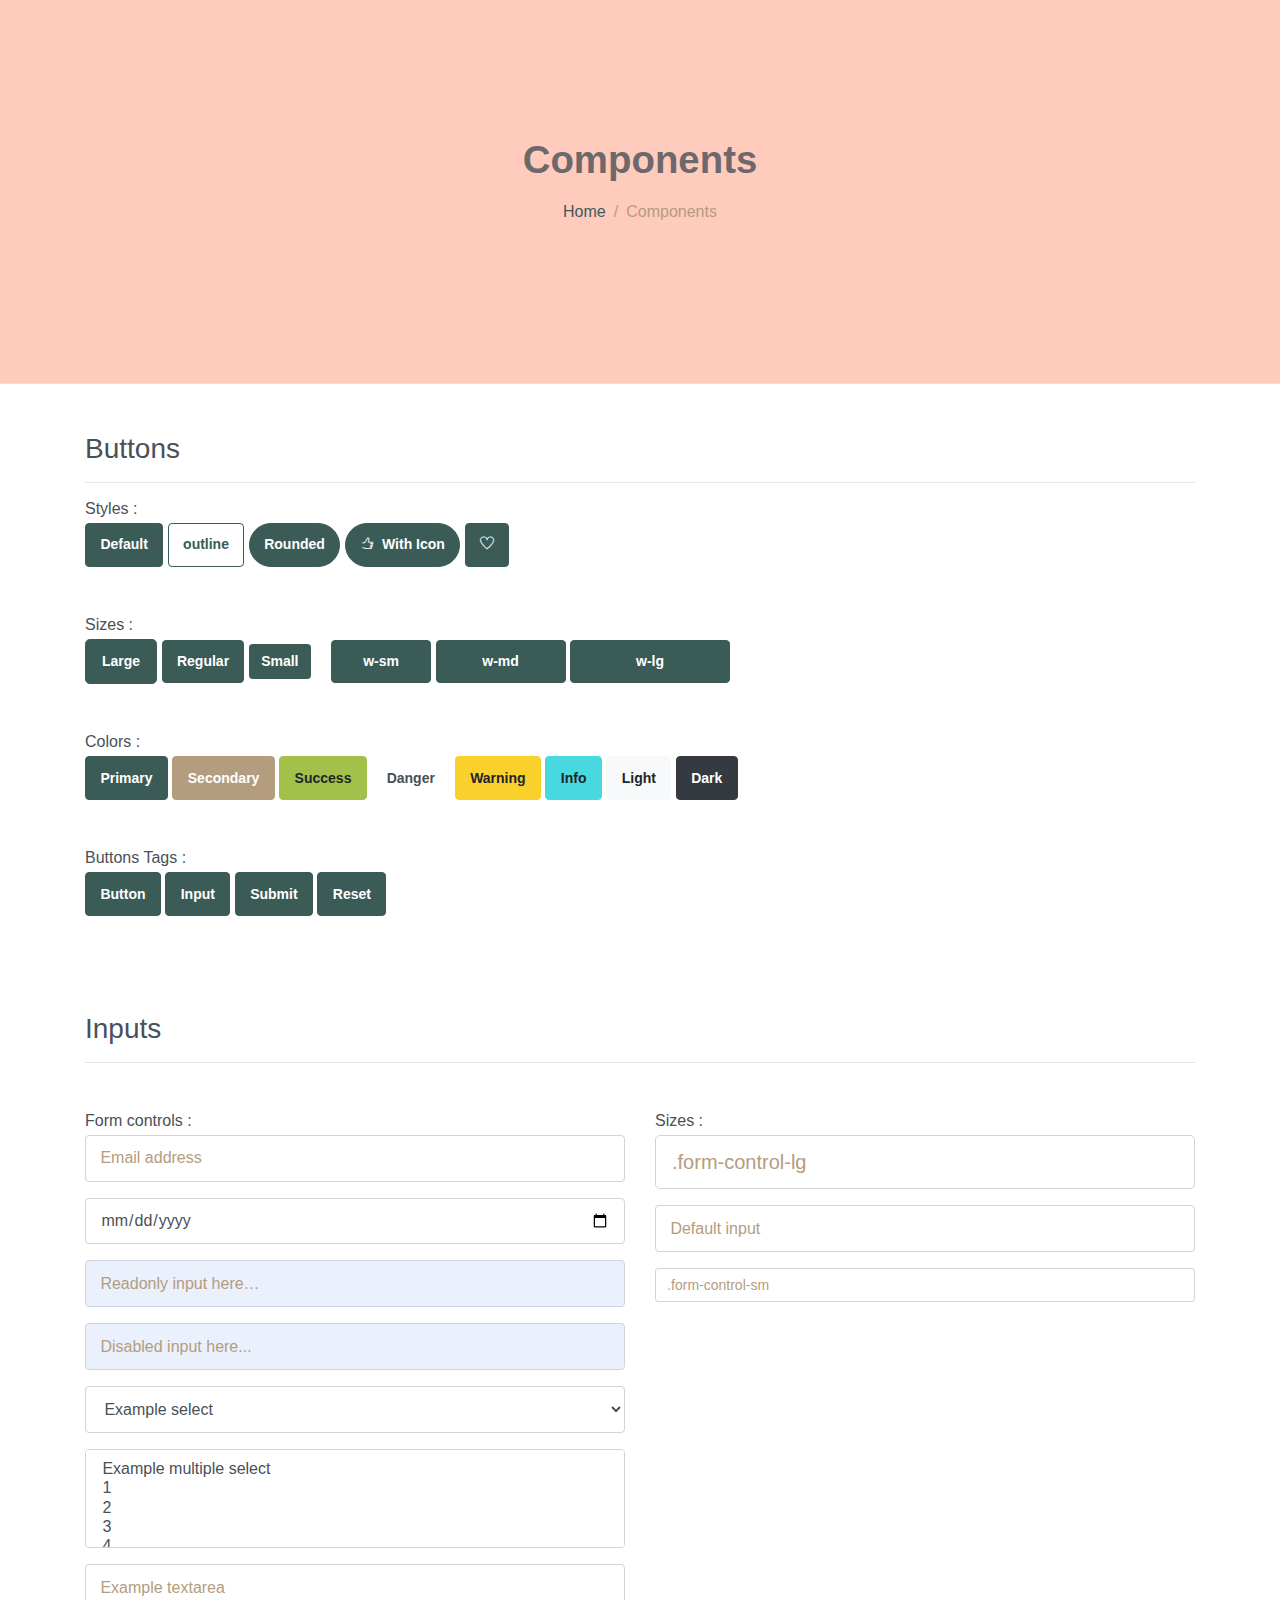
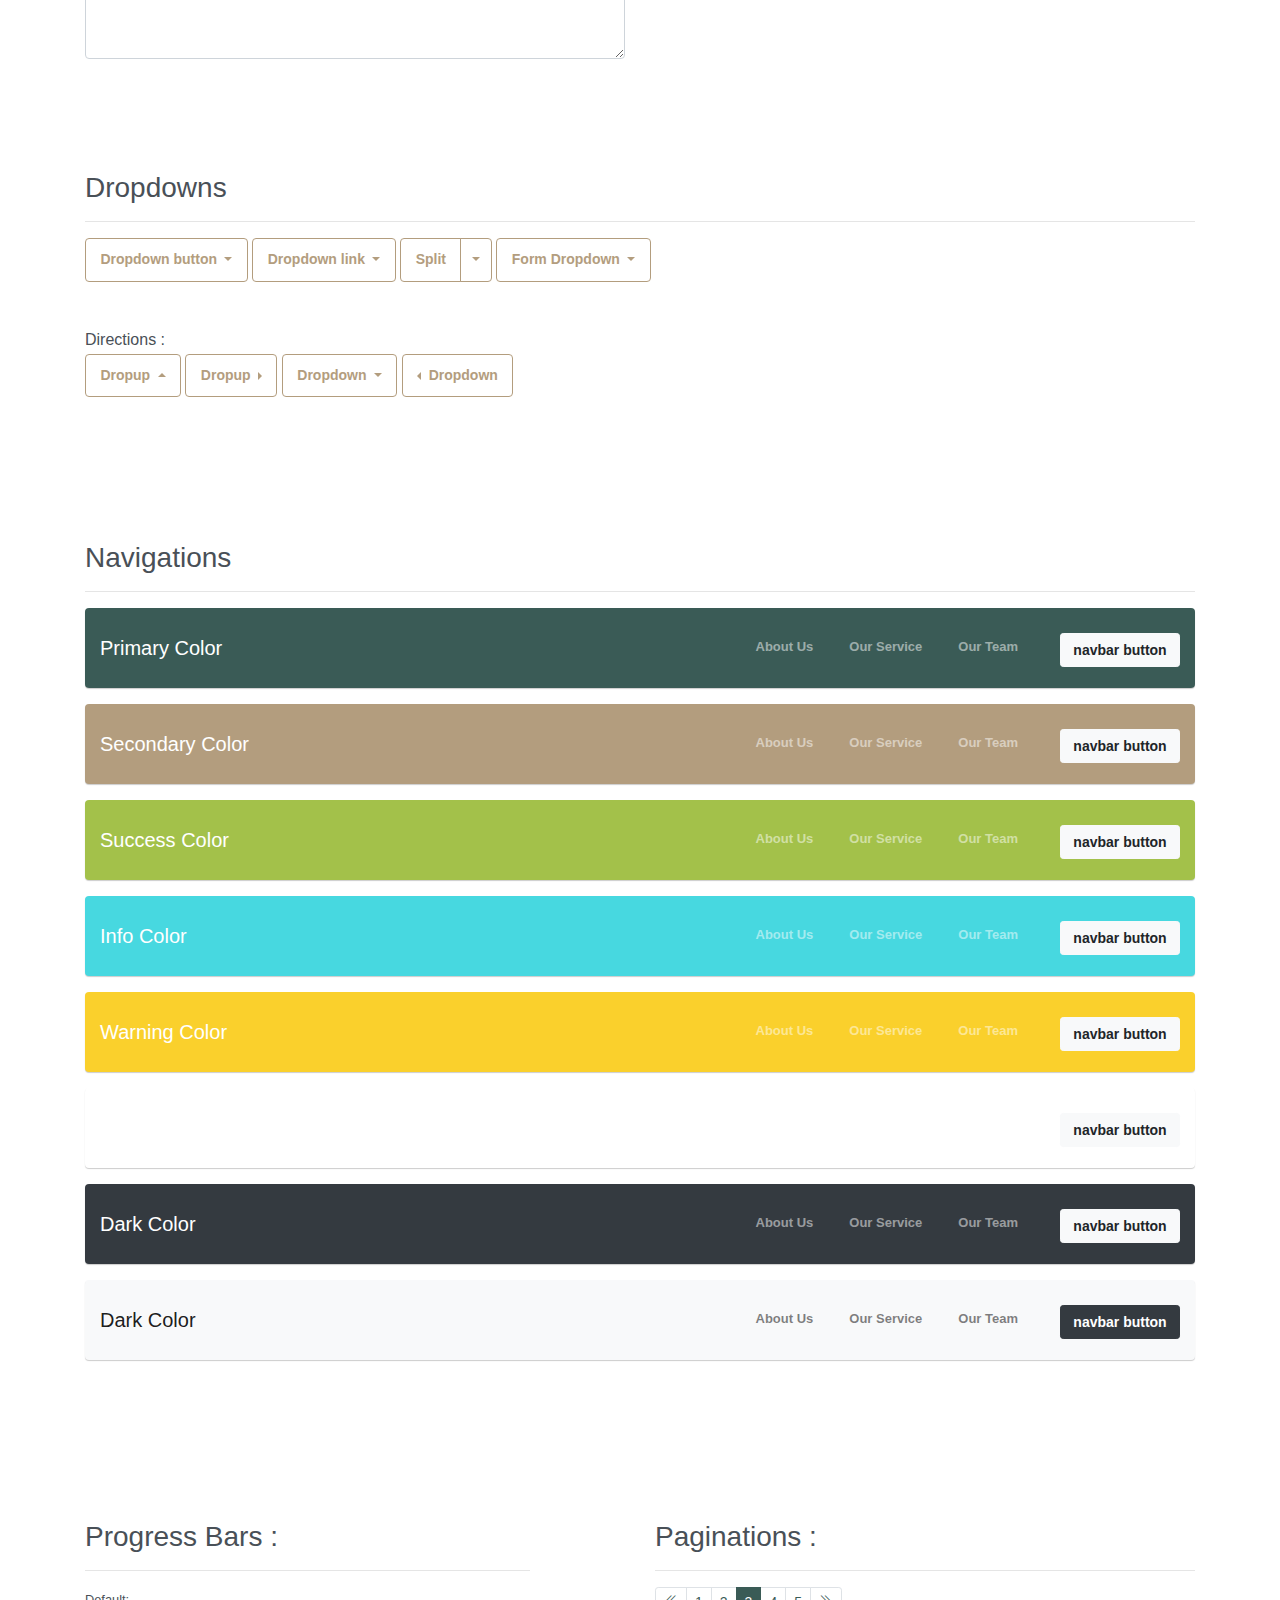
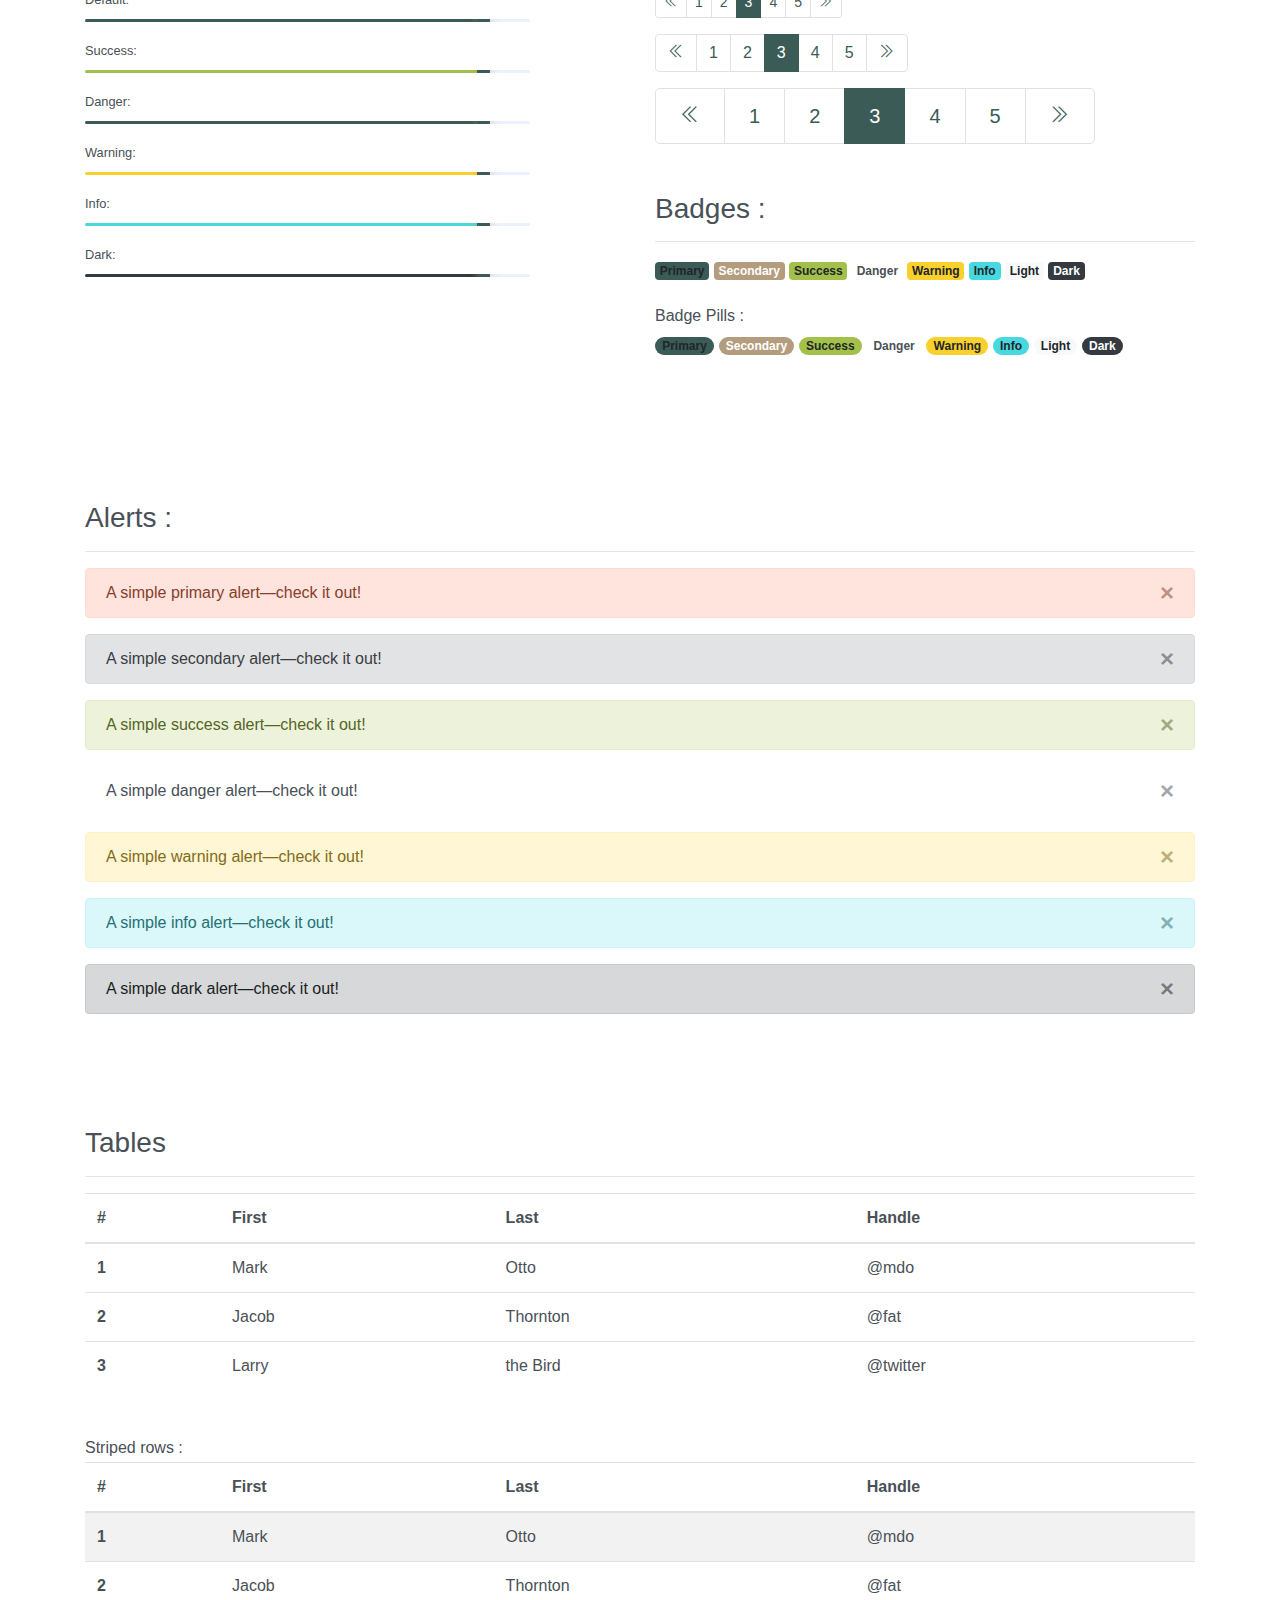
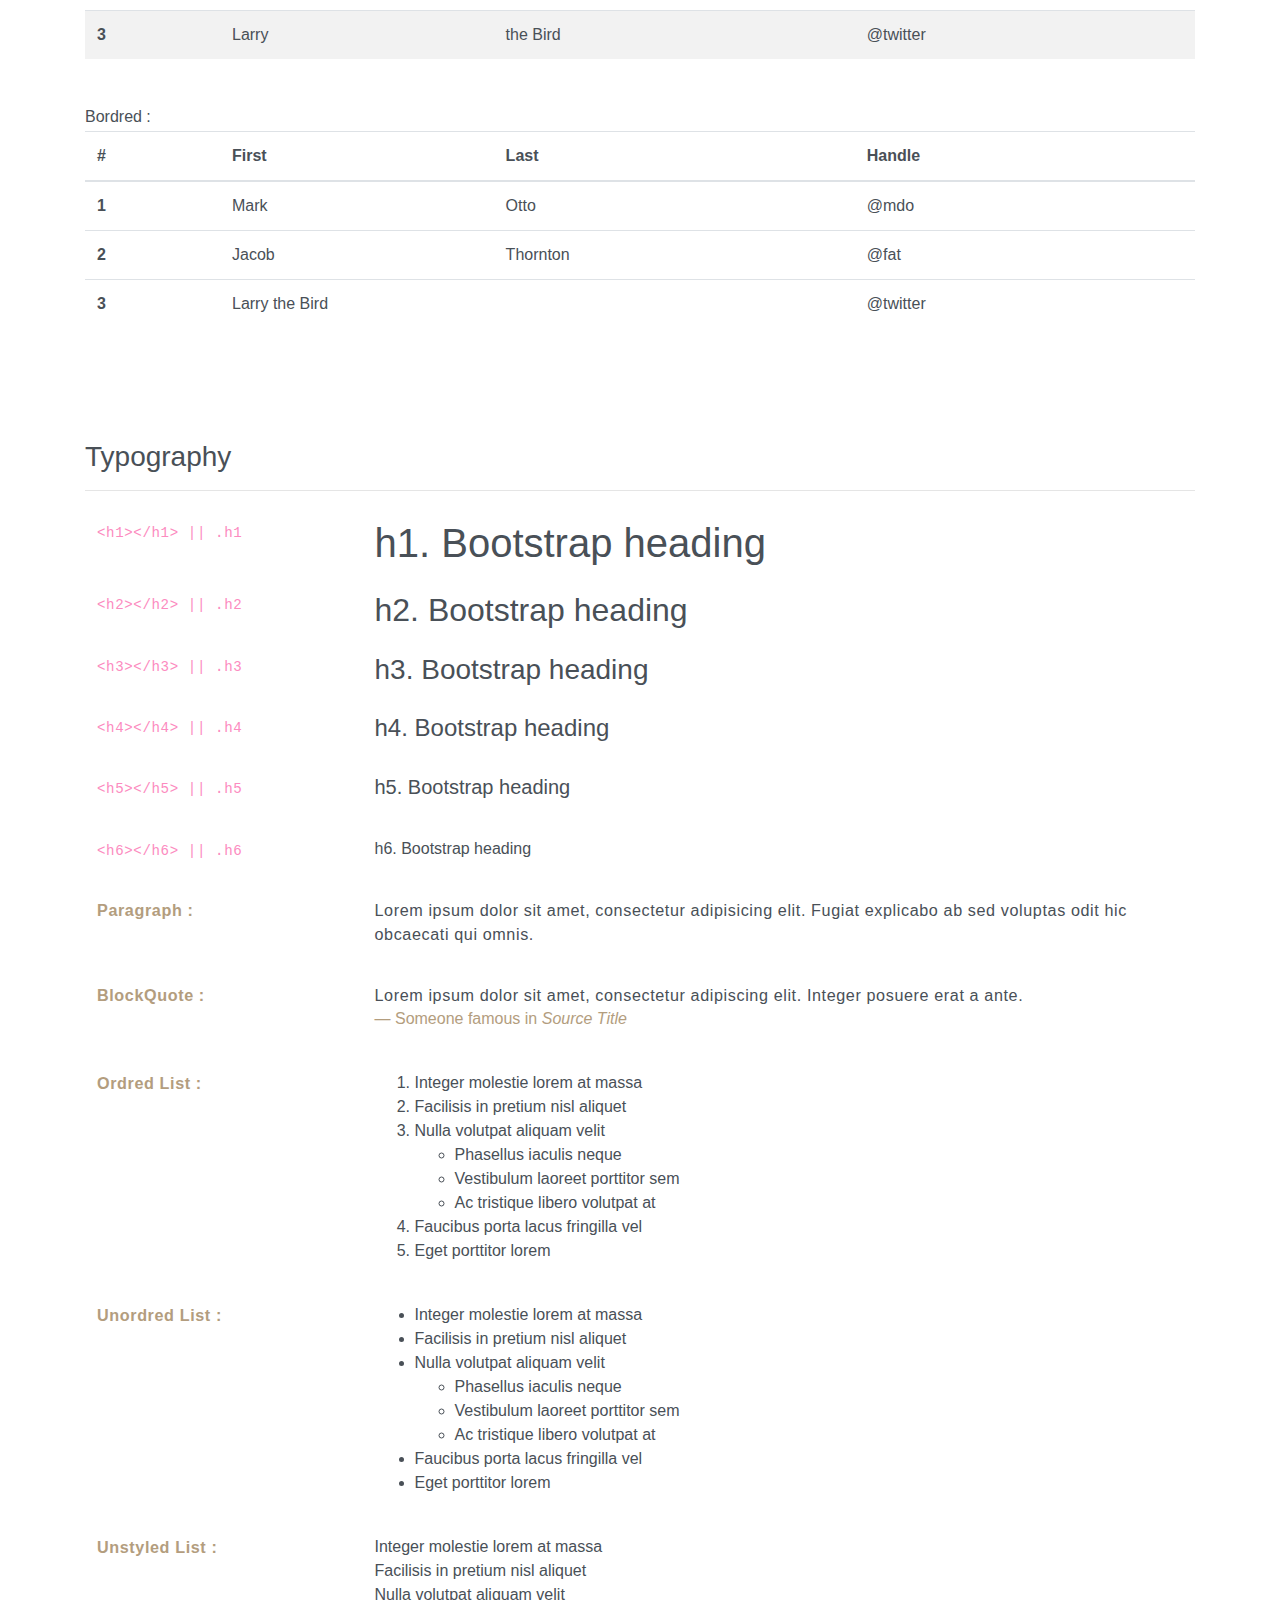
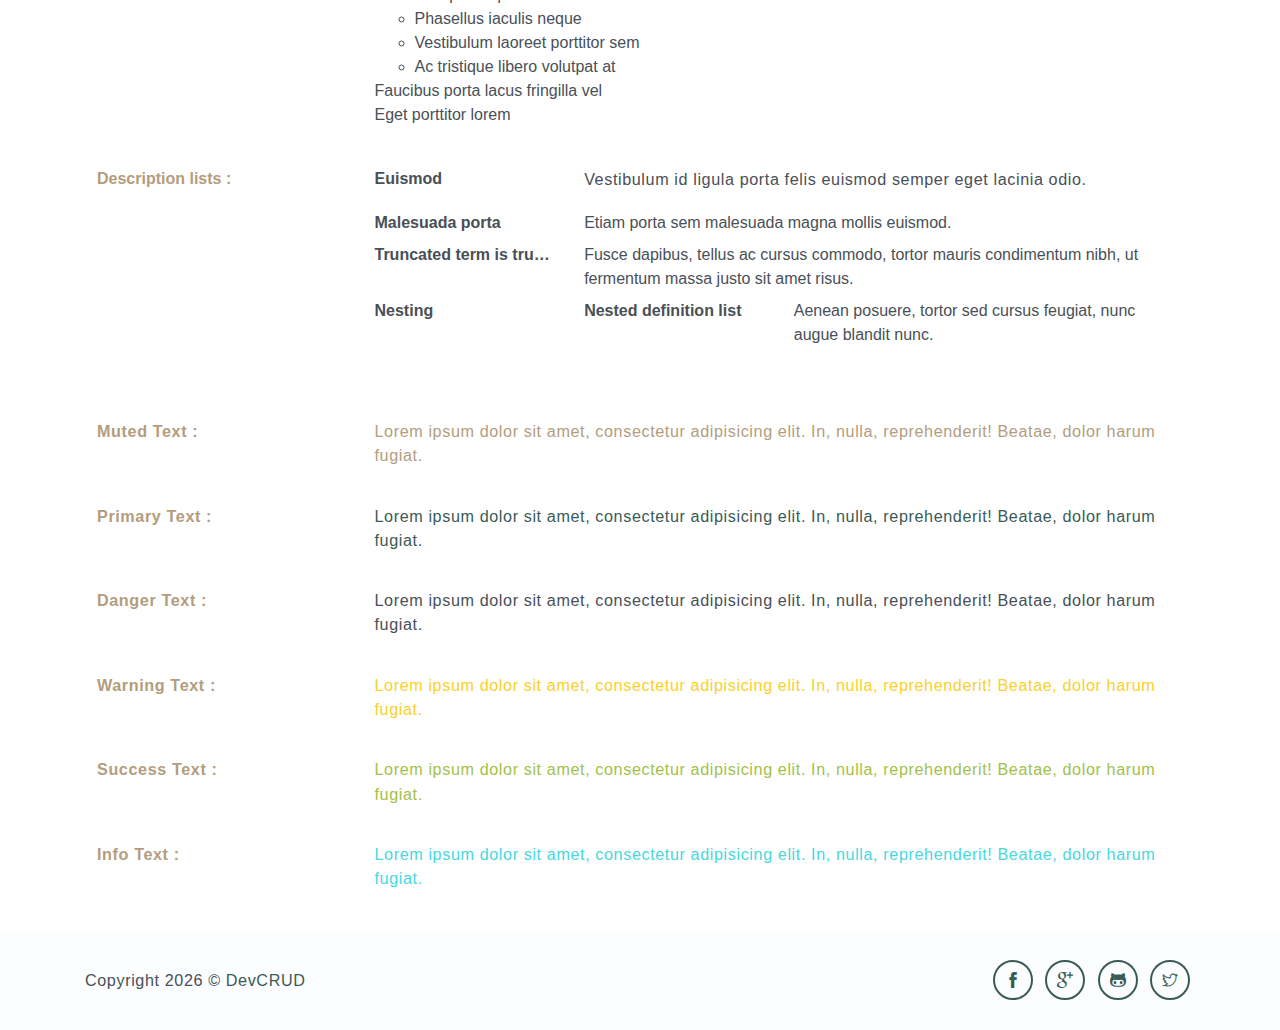
<file: components.html>
<!DOCTYPE html>
<html lang="en">
<head>
   <meta charset="utf-8">
   <meta name="viewport" content="width=device-width, initial-scale=1, shrink-to-fit=no">
   <meta name="description" content="Start your development with Steller landing page.">
   <meta name="author" content="Devcrud">
   <title>Steller | Components</title>
   <!-- font icons -->
   <link rel="stylesheet" href="assets/vendors/themify-icons/css/themify-icons.css">
   <!-- Bootstrap + Steller  -->
   <link rel="stylesheet" href="assets/css/steller.css">
</head>
<body>

   <!-- Page Header -->
   <header class="header header-mini"> 
      <div class="header-title">Components</div> 
      <nav aria-label="breadcrumb">
         <ol class="breadcrumb">
            <li class="breadcrumb-item"><a href="/">Home</a></li>
            <li class="breadcrumb-item active" aria-current="page">Components</li>
         </ol>
      </nav>
   </header> <!-- End Of Page Header -->

   <!-- main content -->
   <div class="container">

      <!-- Buttons -->
      <h3 class="mt-5">Buttons</h3>
      <hr>
      <h6 class="section-secondary-title">Styles :</h6>
      <button class="btn btn-primary">Default</button>
      <button class="btn btn-outline-primary">outline</button>
      <button class="btn btn-primary rounded">Rounded</button>
      <button class="btn btn-primary rounded"><i class="ti-thumb-up pr-1"></i> With Icon</button>
      <button class="btn btn-primary circle"><i class="ti-heart"></i></button>

      <h6 class="section-secondary-title mt-5">Sizes :</h6>
      <button class="btn btn-primary btn-lg">Large</button>
      <button class="btn btn-primary ">Regular</button>
      <button class="btn btn-primary btn-sm">Small</button>
      <button class="btn btn-primary w-sm ml-3">w-sm</button>
      <button class="btn btn-primary w-md">w-md</button>
      <button class="btn btn-primary w-lg">w-lg</button>

      <h6 class="section-secondary-title mt-5">Colors :</h6>          
      <button type="button" class="btn btn-primary">Primary</button>
      <button type="button" class="btn btn-secondary">Secondary</button>
      <button type="button" class="btn btn-success">Success</button>
      <button type="button" class="btn btn-danger">Danger</button>
      <button type="button" class="btn btn-warning">Warning</button>
      <button type="button" class="btn btn-info">Info</button>
      <button type="button" class="btn btn-light">Light</button>
      <button type="button" class="btn btn-dark">Dark</button>

      <h6 class="section-secondary-title mt-5">Buttons Tags :</h6>
      <button class="btn btn-primary" type="submit">Button</button>
      <input class="btn btn-primary" type="button" value="Input">
      <input class="btn btn-primary" type="submit" value="Submit">
      <input class="btn btn-primary" type="reset" value="Reset">
      
      <!-- devider -->
      <div class="py-5"></div>

      <!-- Inputs -->
      <h3>Inputs</h3>
      <hr>
      <div class="row mt-5">
         <div class="col-md-6">
            <h6 class="section-secondary-title">Form controls :</h6>        
            <div class="form-group">
               <input type="email" class="form-control" id="exampleFormControlInput1" placeholder="Email address">
            </div>
            <div class="form-group">
               <input type="date" class="form-control" id="exampleFormControlInput1" placeholder="Date">
            </div>
            <div class="form-group">
               <input class="form-control" type="text" placeholder="Readonly input here…" readonly>
            </div>
            <div class="form-group">
               <input class="form-control" id="disabledInput" type="text" placeholder="Disabled input here..." disabled>
            </div>
            <div class="form-group">
               <select class="form-control" id="exampleFormControlSelect1">
                  <option>Example select</option>
                  <option>1</option>
                  <option>2</option>
                  <option>3</option>
                  <option>4</option>
                  <option>5</option>
               </select>
            </div>
            <div class="form-group">
               <select multiple class="form-control" id="exampleFormControlSelect2">
                  <option>Example multiple select</option>
                  <option>1</option>
                  <option>2</option>
                  <option>3</option>
                  <option>4</option>
                  <option>5</option>
               </select>
            </div>
            <div class="form-group">
               <textarea class="form-control" id="exampleFormControlTextarea1" rows="3" placeholder="Example textarea"></textarea>
            </div>
         </div>
         <div class="col-md-6">
            <h6 class="section-secondary-title">Sizes :</h6>    
            <div class="form-group">
               <input class="form-control form-control-lg" type="text" placeholder=".form-control-lg">             
            </div>
            <div class="form-group">
               <input class="form-control" type="text" placeholder="Default input">
            </div>
            <div class="form-group">
               <input class="form-control form-control-sm" type="text" placeholder=".form-control-sm"> 
            </div>
         </div>
      </div> <!-- end of inputs -->   

      <!-- devider -->
      <div class="py-5"></div>             

      <!-- Dropdowns -->
      <h3 class="components-section-title font-weight-normal">Dropdowns</h3>
      <hr>
      <div class="dropdown d-inline-block">
         <button class="btn btn-outline-secondary dropdown-toggle" type="button" id="dropdownMenuButton" data-toggle="dropdown" aria-haspopup="true" aria-expanded="false">
         Dropdown button
         </button>
         <div class="dropdown-menu" aria-labelledby="dropdownMenuButton">
         <a class="dropdown-item" href="#">Action</a>
         <a class="dropdown-item" href="#">Another action</a>
         <a class="dropdown-item" href="#">Something else here</a>
         </div>
      </div>
      <div class="dropdown d-inline-block">
         <a class="btn btn-outline-secondary dropdown-toggle" href="#" role="button" id="dropdownMenuLink" data-toggle="dropdown" aria-haspopup="true" aria-expanded="false">
            Dropdown link
         </a>
         <div class="dropdown-menu" aria-labelledby="dropdownMenuLink">
            <a class="dropdown-item" href="#">Action</a>
            <a class="dropdown-item" href="#">Another action</a>
            <a class="dropdown-item" href="#">Something else here</a>
         </div>
      </div>
      <div class="btn-group">
         <button type="button" class="btn btn-outline-secondary">Split</button>
         <button type="button" class="btn btn-outline-secondary dropdown-toggle dropdown-toggle-split" data-toggle="dropdown" aria-haspopup="true" aria-expanded="false">
         <span class="sr-only">Toggle Dropdown</span>
         </button>
         <div class="dropdown-menu">
            <a class="dropdown-item" href="#">Action</a>
            <a class="dropdown-item" href="#">Another action</a>
            <a class="dropdown-item" href="#">Something else here</a>
            <div class="dropdown-divider"></div>
            <a class="dropdown-item" href="#">Separated link</a>
         </div>
      </div>
      <div class="btn-group">
         <button class="btn btn-outline-secondary dropdown-toggle" type="button" id="dropdownMenuButton" data-toggle="dropdown" aria-haspopup="true" aria-expanded="false">
            Form Dropdown
         </button>
         <div class="dropdown-menu form">
            <form class="px-4 py-3">
               <div class="form-group">
                  <input type="email" class="form-control" id="exampleDropdownFormEmail1" placeholder="email@example.com">
               </div>
               <div class="form-group">
                  <input type="password" class="form-control" id="exampleDropdownFormPassword1" placeholder="Password">
               </div>
               <div class="form-check mb-3">
                  <input type="checkbox" class="form-check-input" id="dropdownCheck">
                  <label class="form-check-label" for="dropdownCheck">
                     Remember me
                  </label>
               </div>
               <button type="submit" class="btn btn-primary btn-block">Sign in</button>
            </form>
            <div class="dropdown-divider"></div>
            <a class="dropdown-item" href="#"><small>New around here? Sign up</small></a>
            <a class="dropdown-item" href="#"><small>Forgot password?</small></a>
         </div>
      </div>       
      <h6 class="section-secondary-title mt-5">Directions :</h6>  
      <div class="btn-group dropup">
         <button type="button" class="btn btn-outline-secondary dropdown-toggle" data-toggle="dropdown" aria-haspopup="true" aria-expanded="false">
            Dropup
         </button>
         <div class="dropdown-menu">
            <a class="dropdown-item" href="#">Action</a>
            <a class="dropdown-item" href="#">Another action</a>
            <a class="dropdown-item" href="#">Something else here</a>
            <div class="dropdown-divider"></div>
            <a class="dropdown-item" href="#">Separated link</a>
         </div>
      </div>
      <div class="btn-group dropright">
         <button type="button" class="btn btn-outline-secondary dropdown-toggle" data-toggle="dropdown" aria-haspopup="true" aria-expanded="false">
            Dropup
         </button>
         <div class="dropdown-menu">
            <a class="dropdown-item" href="#">Action</a>
            <a class="dropdown-item" href="#">Another action</a>
            <a class="dropdown-item" href="#">Something else here</a>
            <div class="dropdown-divider"></div>
            <a class="dropdown-item" href="#">Separated link</a>
         </div>
      </div>
      <div class="btn-group">
         <button type="button" class="btn btn-outline-secondary dropdown-toggle" data-toggle="dropdown" aria-haspopup="true" aria-expanded="false">
            Dropdown
         </button>
         <div class="dropdown-menu">
            <a class="dropdown-item" href="#">Action</a>
            <a class="dropdown-item" href="#">Another action</a>
            <a class="dropdown-item" href="#">Something else here</a>
            <div class="dropdown-divider"></div>
            <a class="dropdown-item" href="#">Separated link</a>
         </div>
      </div>
      <div class="btn-group dropleft">
         <button type="button" class="btn btn-outline-secondary dropdown-toggle" data-toggle="dropdown" aria-haspopup="true" aria-expanded="false">
            Dropdown
         </button>
         <div class="dropdown-menu">
            <a class="dropdown-item" href="#">Action</a>
            <a class="dropdown-item" href="#">Another action</a>
            <a class="dropdown-item" href="#">Something else here</a>
            <div class="dropdown-divider"></div>
            <a class="dropdown-item" href="#">Separated link</a>
         </div>
      </div> <!-- end of Dropdowns -->  

      <!-- devider -->
      <div class="py-5"></div>   

      <!-- navbars -->
      <h3 class="components-section-title font-weight-normal mt-5">Navigations</h3>
      <hr>
      <nav class="navbar navbar-expand-sm navbar-dark bg-primary rounded shadow mb-3">
         <div class="container">
            <a class="navbar-brand" href="#">Primary Color</a>
            <button class="navbar-toggler ml-auto" type="button" data-toggle="collapse" data-target="#navbarSupportedContent" aria-controls="navbarSupportedContent" aria-expanded="false" aria-label="Toggle navigation">
            <span class="navbar-toggler-icon"></span>
            </button>
            <div class="collapse navbar-collapse" id="navbarSupportedContent">
               <ul class="navbar-nav ml-auto"> 
                  <li class="nav-item">
                     <a class="nav-link" href="#about">About Us</a>
                  </li>
                  <li class="nav-item">
                     <a class="nav-link" href="#service">Our Service</a>
                  </li>
                  <li class="nav-item">
                     <a class="nav-link" href="#team">Our Team</a>
                  </li>
                  <li class="nav-item">
                     <a href="#book-table" class="ml-4 mt-1 btn btn-light btn-sm">navbar button</a>
                  </li>
               </ul>                       
            </div>
         </div>
      </nav>
      <nav class="navbar navbar-expand-sm navbar-dark bg-secondary rounded shadow mb-3">
         <div class="container">
            <a class="navbar-brand" href="#">Secondary Color</a>
            <button class="navbar-toggler ml-auto" type="button" data-toggle="collapse" data-target="#navbarSupportedContent" aria-controls="navbarSupportedContent" aria-expanded="false" aria-label="Toggle navigation">
            <span class="navbar-toggler-icon"></span>
            </button>
            <div class="collapse navbar-collapse" id="navbarSupportedContent">
               <ul class="navbar-nav ml-auto"> 
                  <li class="nav-item">
                     <a class="nav-link" href="#about">About Us</a>
                  </li>
                  <li class="nav-item">
                     <a class="nav-link" href="#service">Our Service</a>
                  </li>
                  <li class="nav-item">
                     <a class="nav-link" href="#team">Our Team</a>
                  </li>
                  <li class="nav-item">
                     <a href="#book-table" class="ml-4 mt-1 btn btn-light btn-sm">navbar button</a>
                  </li>
               </ul>                       
            </div>
         </div>
      </nav>
      <nav class="navbar navbar-expand-sm navbar-dark bg-success rounded shadow mb-3">
         <div class="container">
            <a class="navbar-brand" href="#">Success Color</a>
            <button class="navbar-toggler ml-auto" type="button" data-toggle="collapse" data-target="#navbarSupportedContent" aria-controls="navbarSupportedContent" aria-expanded="false" aria-label="Toggle navigation">
            <span class="navbar-toggler-icon"></span>
            </button>
            <div class="collapse navbar-collapse" id="navbarSupportedContent">
               <ul class="navbar-nav ml-auto"> 
                  <li class="nav-item">
                     <a class="nav-link" href="#about">About Us</a>
                  </li>
                  <li class="nav-item">
                     <a class="nav-link" href="#service">Our Service</a>
                  </li>
                  <li class="nav-item">
                     <a class="nav-link" href="#team">Our Team</a>
                  </li>
                  <li class="nav-item">
                     <a href="#book-table" class="ml-4 mt-1 btn btn-light btn-sm">navbar button</a>
                  </li>
               </ul>                       
            </div>
         </div>
      </nav>
      <nav class="navbar navbar-expand-sm navbar-dark bg-info rounded shadow mb-3">
         <div class="container">
            <a class="navbar-brand" href="#">Info Color</a>
            <button class="navbar-toggler ml-auto" type="button" data-toggle="collapse" data-target="#navbarSupportedContent" aria-controls="navbarSupportedContent" aria-expanded="false" aria-label="Toggle navigation">
            <span class="navbar-toggler-icon"></span>
            </button>
            <div class="collapse navbar-collapse" id="navbarSupportedContent">
               <ul class="navbar-nav ml-auto"> 
                  <li class="nav-item">
                     <a class="nav-link" href="#about">About Us</a>
                  </li>
                  <li class="nav-item">
                     <a class="nav-link" href="#service">Our Service</a>
                  </li>
                  <li class="nav-item">
                     <a class="nav-link" href="#team">Our Team</a>
                  </li>
                  <li class="nav-item">
                     <a href="#book-table" class="ml-4 mt-1 btn btn-light btn-sm">navbar button</a>
                  </li>
               </ul>                       
            </div>
         </div>
      </nav>
      <nav class="navbar navbar-expand-sm navbar-dark bg-warning rounded shadow mb-3">
         <div class="container">
            <a class="navbar-brand" href="#">Warning Color</a>
            <button class="navbar-toggler ml-auto" type="button" data-toggle="collapse" data-target="#navbarSupportedContent" aria-controls="navbarSupportedContent" aria-expanded="false" aria-label="Toggle navigation">
            <span class="navbar-toggler-icon"></span>
            </button>
            <div class="collapse navbar-collapse" id="navbarSupportedContent">
               <ul class="navbar-nav ml-auto"> 
                  <li class="nav-item">
                     <a class="nav-link" href="#about">About Us</a>
                  </li>
                  <li class="nav-item">
                     <a class="nav-link" href="#service">Our Service</a>
                  </li>
                  <li class="nav-item">
                     <a class="nav-link" href="#team">Our Team</a>
                  </li>
                  <li class="nav-item">
                     <a href="#book-table" class="ml-4 mt-1 btn btn-light btn-sm">navbar button</a>
                  </li>
               </ul>                       
            </div>
         </div>
      </nav>
      <nav class="navbar navbar-expand-sm navbar-dark bg-danger rounded shadow mb-3">
         <div class="container">
            <a class="navbar-brand" href="#">Danger Color</a>
            <button class="navbar-toggler ml-auto" type="button" data-toggle="collapse" data-target="#navbarSupportedContent" aria-controls="navbarSupportedContent" aria-expanded="false" aria-label="Toggle navigation">
            <span class="navbar-toggler-icon"></span>
            </button>
            <div class="collapse navbar-collapse" id="navbarSupportedContent">
               <ul class="navbar-nav ml-auto"> 
                  <li class="nav-item">
                     <a class="nav-link" href="#about">About Us</a>
                  </li>
                  <li class="nav-item">
                     <a class="nav-link" href="#service">Our Service</a>
                  </li>
                  <li class="nav-item">
                     <a class="nav-link" href="#team">Our Team</a>
                  </li>
                  <li class="nav-item">
                     <a href="#book-table" class="ml-4 mt-1 btn btn-light btn-sm">navbar button</a>
                  </li>
               </ul>                       
            </div>
         </div>
      </nav>
      <nav class="navbar navbar-expand-sm navbar-dark bg-dark rounded shadow mb-3">
         <div class="container">
            <a class="navbar-brand" href="#">Dark Color</a>
            <button class="navbar-toggler ml-auto" type="button" data-toggle="collapse" data-target="#navbarSupportedContent" aria-controls="navbarSupportedContent" aria-expanded="false" aria-label="Toggle navigation">
            <span class="navbar-toggler-icon"></span>
            </button>
            <div class="collapse navbar-collapse" id="navbarSupportedContent">
               <ul class="navbar-nav ml-auto"> 
                  <li class="nav-item">
                     <a class="nav-link" href="#about">About Us</a>
                  </li>
                  <li class="nav-item">
                     <a class="nav-link" href="#service">Our Service</a>
                  </li>
                  <li class="nav-item">
                     <a class="nav-link" href="#team">Our Team</a>
                  </li>
                  <li class="nav-item">
                     <a href="#book-table" class="ml-4 mt-1 btn btn-light btn-sm">navbar button</a>
                  </li>
               </ul>                       
            </div>
         </div>
      </nav>
      <nav class="navbar navbar-expand-sm navbar-light bg-light rounded shadow mb-3">
         <div class="container">
            <a class="navbar-brand" href="#">Dark Color</a>
            <button class="navbar-toggler ml-auto" type="button" data-toggle="collapse" data-target="#navbarSupportedContent" aria-controls="navbarSupportedContent" aria-expanded="false" aria-label="Toggle navigation">
            <span class="navbar-toggler-icon"></span>
            </button>
            <div class="collapse navbar-collapse" id="navbarSupportedContent">
               <ul class="navbar-nav ml-auto"> 
                  <li class="nav-item">
                     <a class="nav-link" href="#about">About Us</a>
                  </li>
                  <li class="nav-item">
                     <a class="nav-link" href="#service">Our Service</a>
                  </li>
                  <li class="nav-item">
                     <a class="nav-link" href="#team">Our Team</a>
                  </li>
                  <li class="nav-item">
                     <a href="#book-table" class="ml-4 mt-1 btn btn-dark btn-sm">navbar button</a>
                  </li>
               </ul>                       
            </div>
         </div>
      </nav>
      <!-- End of navbars -->

      <!-- devider -->
      <div class="py-5"></div>   
      
      <!-- progress bars -->
      <div class="row justify-content-between">
         <div class="col-md-5">
            <h3 class="components-section-title font-weight-normal mt-5">Progress Bars :</h3>
            <hr>
            <small>Default: </small>
            <div class="progress mt-2 mb-3">
               <div class="progress-bar" role="progressbar" style="width: 90%" aria-valuenow="25" aria-valuemin="0" aria-valuemax="100"><span>90%</span></div>
            </div>
            <small>Success:</small>
            <div class="progress mt-2 mb-3">
               <div class="progress-bar bg-success" role="progressbar" style="width: 90%" aria-valuenow="25" aria-valuemin="0" aria-valuemax="100"><span>90%</span></div>
            </div>
            <small>Danger:</small>
            <div class="progress mt-2 mb-3">
               <div class="progress-bar bg-danger" role="progressbar" style="width: 90%" aria-valuenow="25" aria-valuemin="0" aria-valuemax="100"><span>90%</span></div>
            </div>
            <small>Warning:</small>
            <div class="progress mt-2 mb-3">
               <div class="progress-bar bg-warning" role="progressbar" style="width: 90%" aria-valuenow="25" aria-valuemin="0" aria-valuemax="100"><span>90%</span></div>
            </div>
            <small>Info:</small>
            <div class="progress mt-2 mb-3">
               <div class="progress-bar bg-info" role="progressbar" style="width: 90%" aria-valuenow="25" aria-valuemin="0" aria-valuemax="100"><span>90%</span></div>
            </div>
            <small>Dark:</small>
            <div class="progress mt-2 mb-3">
               <div class="progress-bar bg-dark" role="progressbar" style="width: 90%" aria-valuenow="25" aria-valuemin="0" aria-valuemax="100"><span>90%</span></div>
            </div>
         </div>
         <div class="col-md-6">
            <h3 class="components-section-title font-weight-normal mt-5">Paginations :</h3>
            <hr>
            <nav aria-label="Page navigation example">
               <ul class="pagination pagination-sm">
                  <li class="page-item"><a class="page-link" href="#"><i class="ti-angle-double-left"></i></a></li>
                  <li class="page-item"><a class="page-link" href="#">1</a></li>
                  <li class="page-item"><a class="page-link" href="#">2</a></li>
                  <li class="page-item active"><a class="page-link" href="#">3</a></li>
                  <li class="page-item"><a class="page-link" href="#">4</a></li>
                  <li class="page-item"><a class="page-link" href="#">5</a></li>
                  <li class="page-item"><a class="page-link" href="#"><i class="ti-angle-double-right"></i></a></li>
               </ul>
            </nav>
            <nav aria-label="Page navigation example">
               <ul class="pagination">
               <li class="page-item"><a class="page-link" href="#"><i class="ti-angle-double-left"></i></a></li>
                  <li class="page-item"><a class="page-link" href="#">1</a></li>
                  <li class="page-item"><a class="page-link" href="#">2</a></li>
                  <li class="page-item active"><a class="page-link" href="#">3</a></li>
                  <li class="page-item"><a class="page-link" href="#">4</a></li>
                  <li class="page-item"><a class="page-link" href="#">5</a></li>
                  <li class="page-item"><a class="page-link" href="#"><i class="ti-angle-double-right"></i></a></li>
               </ul>
            </nav>
            <nav aria-label="Page navigation example">
               <ul class="pagination pagination-lg">
                  <li class="page-item"><a class="page-link" href="#"><i class="ti-angle-double-left"></i></a></li>
                  <li class="page-item"><a class="page-link" href="#">1</a></li>
                  <li class="page-item"><a class="page-link" href="#">2</a></li>
                  <li class="page-item active"><a class="page-link" href="#">3</a></li>
                  <li class="page-item"><a class="page-link" href="#">4</a></li>
                  <li class="page-item"><a class="page-link" href="#">5</a></li>
                  <li class="page-item"><a class="page-link" href="#"><i class="ti-angle-double-right"></i></a></li>
               </ul>
            </nav>

            <!-- Badges -->
            <h3 class="components-section-title font-weight-normal mt-5">Badges :</h3>
            <hr>
            <span class="badge badge-primary">Primary</span>
            <span class="badge badge-secondary">Secondary</span>
            <span class="badge badge-success">Success</span>
            <span class="badge badge-danger">Danger</span>
            <span class="badge badge-warning">Warning</span>
            <span class="badge badge-info">Info</span>
            <span class="badge badge-light">Light</span>
            <span class="badge badge-dark">Dark</span>
            <h6 class="section-secondary-title mt-4 mb-2">Badge Pills :</h6>
            <span class="badge badge-pill badge-primary">Primary</span>
            <span class="badge badge-pill badge-secondary">Secondary</span>
            <span class="badge badge-pill badge-success">Success</span>
            <span class="badge badge-pill badge-danger">Danger</span>
            <span class="badge badge-pill badge-warning">Warning</span>
            <span class="badge badge-pill badge-info">Info</span>
            <span class="badge badge-pill badge-light">Light</span>
            <span class="badge badge-pill badge-dark">Dark</span>
         </div>
      </div> <!-- End of Progress bars -->

      <!-- devider -->
      <div class="py-5"></div>  

      <!-- Alerts -->
      <h3 class="components-section-title font-weight-normal mt-5">Alerts :</h3>
      <hr>
      <div class="alert alert-primary alert-dismissible fade show" role="alert">
         A simple primary alert—check it out!
         <button type="button" class="close" data-dismiss="alert" aria-label="Close">
            <span aria-hidden="true">&times;</span>
         </button>
      </div>
      <div class="alert alert-secondary alert-dismissible fade show" role="alert">
         A simple secondary alert—check it out!
         <button type="button" class="close" data-dismiss="alert" aria-label="Close">
            <span aria-hidden="true">&times;</span>
         </button>
      </div>
      <div class="alert alert-success alert-dismissible fade show" role="alert">
         A simple success alert—check it out!
         <button type="button" class="close" data-dismiss="alert" aria-label="Close">
            <span aria-hidden="true">&times;</span>
         </button>
      </div>
      <div class="alert alert-danger alert-dismissible fade show" role="alert">
         A simple danger alert—check it out!
         <button type="button" class="close" data-dismiss="alert" aria-label="Close">
            <span aria-hidden="true">&times;</span>
         </button>
      </div>
      <div class="alert alert-warning alert-dismissible fade show" role="alert">
         A simple warning alert—check it out!
         <button type="button" class="close" data-dismiss="alert" aria-label="Close">
            <span aria-hidden="true">&times;</span>
         </button>
      </div>
      <div class="alert alert-info alert-dismissible fade show" role="alert">
         A simple info alert—check it out!
         <button type="button" class="close" data-dismiss="alert" aria-label="Close">
            <span aria-hidden="true">&times;</span>
         </button>
      </div>
      <div class="alert alert-dark alert-dismissible fade show" role="alert">
         A simple dark alert—check it out!
         <button type="button" class="close" data-dismiss="alert" aria-label="Close">
            <span aria-hidden="true">&times;</span>
         </button>
      </div>
      <!-- end of alerts -->

      <!-- devider -->
      <div class="py-5"></div> 
   
      <!-- tables -->
      <h3 class="components-section-title">Tables</h3>
      <hr>
      <table class="table">
         <thead>
            <tr>
               <th scope="col">#</th>
               <th scope="col">First</th>
               <th scope="col">Last</th>
               <th scope="col">Handle</th>
            </tr>
         </thead>
         <tbody>
            <tr>
               <th scope="row">1</th>
               <td>Mark</td>
               <td>Otto</td>
               <td>@mdo</td>
            </tr>
            <tr>
               <th scope="row">2</th>
               <td>Jacob</td>
               <td>Thornton</td>
               <td>@fat</td>
            </tr>
            <tr>
               <th scope="row">3</th>
               <td>Larry</td>
               <td>the Bird</td>
               <td>@twitter</td>
            </tr>
         </tbody>
      </table>

      <h6 class="section-secondary-title mt-5">Striped rows :</h6>
      <table class="table table-striped">
         <thead>
            <tr>
               <th scope="col">#</th>
               <th scope="col">First</th>
               <th scope="col">Last</th>
               <th scope="col">Handle</th>
            </tr>
         </thead>
         <tbody>
            <tr>
               <th scope="row">1</th>
               <td>Mark</td>
               <td>Otto</td>
               <td>@mdo</td>
            </tr>
            <tr>
               <th scope="row">2</th>
               <td>Jacob</td>
               <td>Thornton</td>
               <td>@fat</td>
            </tr>
            <tr>
               <th scope="row">3</th>
               <td>Larry</td>
               <td>the Bird</td>
               <td>@twitter</td>
            </tr>
         </tbody>
      </table>

      <h6 class="section-secondary-title mt-5">Bordred :</h6>
      <table class="table table-bordered">
         <thead>
            <tr>
               <th scope="col">#</th>
               <th scope="col">First</th>
               <th scope="col">Last</th>
               <th scope="col">Handle</th>
            </tr>
         </thead>
         <tbody>
            <tr>
               <th scope="row">1</th>
               <td>Mark</td>
               <td>Otto</td>
               <td>@mdo</td>
            </tr>
            <tr>
               <th scope="row">2</th>
               <td>Jacob</td>
               <td>Thornton</td>
               <td>@fat</td>
            </tr>
            <tr>
               <th scope="row">3</th>
               <td colspan="2">Larry the Bird</td>
               <td>@twitter</td>
            </tr>
         </tbody>
      </table>
      <!-- end of tables -->

      <!-- devider -->
      <div class="py-5"></div> 

      <!-- typography -->
      <h3 class="components-section-title">Typography</h3>
      <hr>
     
      <table class="table table-borderless v-align-center">
         <tbody>
            <tr>
               <td>
                  <p><code class="highlighter-rouge">&lt;h1&gt;&lt;/h1&gt; || .h1</code></p>
               </td>
               <td class="w-75"><span class="h1">h1. Bootstrap heading</span></td>
            </tr>
            <tr>
               <td>
                  <p><code class="highlighter-rouge">&lt;h2&gt;&lt;/h2&gt; || .h2</code></p>
               </td>
               <td><span class="h2">h2. Bootstrap heading</span></td>
            </tr>
            <tr>
               <td>
                  <p><code class="highlighter-rouge">&lt;h3&gt;&lt;/h3&gt; || .h3</code></p>
               </td>
               <td><span class="h3">h3. Bootstrap heading</span></td>
            </tr>
            <tr>
               <td>
                  <p><code class="highlighter-rouge">&lt;h4&gt;&lt;/h4&gt; || .h4</code></p>
               </td>
               <td><span class="h4">h4. Bootstrap heading</span></td>
            </tr>
            <tr>
               <td>
                  <p><code class="highlighter-rouge">&lt;h5&gt;&lt;/h5&gt; || .h5</code></p>
               </td>
               <td><span class="h5">h5. Bootstrap heading</span></td>
            </tr>
            <tr>
               <td>
                  <p><code class="highlighter-rouge">&lt;h6&gt;&lt;/h6&gt; || .h6</code></p>
               </td>
               <td><span class="h6">h6. Bootstrap heading</span></td>
            </tr>
            <tr>
               <td>
                  <p class="font-weight-bold text-muted">Paragraph :</p>
               </td>
               <td><p>Lorem ipsum dolor sit amet, consectetur adipisicing elit. Fugiat explicabo ab sed voluptas odit hic obcaecati qui omnis.</p></td>
            </tr>
            <tr>
               <td>
                  <p class="font-weight-bold text-muted">BlockQuote :</p>
               </td>
               <td>
                  <blockquote class="blockquote">
                     <p class="mb-0">Lorem ipsum dolor sit amet, consectetur adipiscing elit. Integer posuere erat a ante.</p>
                     <footer class="blockquote-footer">Someone famous in <cite title="Source Title">Source Title</cite></footer>
                  </blockquote>
               </td>
            </tr>

            <tr>
               <td><p class="font-weight-bold text-muted">Ordred List :</p></td>
               <td>
                  <ol>
                     <li>Integer molestie lorem at massa</li>
                     <li>Facilisis in pretium nisl aliquet</li>
                     <li>Nulla volutpat aliquam velit
                        <ul>
                           <li>Phasellus iaculis neque</li>
                           <li>Vestibulum laoreet porttitor sem</li>
                           <li>Ac tristique libero volutpat at</li>
                        </ul>
                     </li>
                     <li>Faucibus porta lacus fringilla vel</li>
                     <li>Eget porttitor lorem</li>
                  </ol>
               </td>
            </tr>
            <tr>
               <td><p class="font-weight-bold text-muted">Unordred List :</p></td>
               <td>
                  <ul >
                     <li>Integer molestie lorem at massa</li>
                     <li>Facilisis in pretium nisl aliquet</li>
                     <li>Nulla volutpat aliquam velit
                        <ul>
                           <li>Phasellus iaculis neque</li>
                           <li>Vestibulum laoreet porttitor sem</li>
                           <li>Ac tristique libero volutpat at</li>
                        </ul>
                     </li>
                     <li>Faucibus porta lacus fringilla vel</li>
                     <li>Eget porttitor lorem</li>
                  </ul>
               </td>
            </tr>
            <tr>
               <td><p class="font-weight-bold text-muted">Unstyled List :</p></td>
               <td>
                  <ul class="list-unstyled">
                     <li>Integer molestie lorem at massa</li>
                     <li>Facilisis in pretium nisl aliquet</li>
                     <li>Nulla volutpat aliquam velit
                        <ul>
                           <li>Phasellus iaculis neque</li>
                           <li>Vestibulum laoreet porttitor sem</li>
                           <li>Ac tristique libero volutpat at</li>
                        </ul>
                     </li>
                     <li>Faucibus porta lacus fringilla vel</li>
                     <li>Eget porttitor lorem</li>
                  </ul>
               </td>
            </tr>
            <tr>
               <td class="font-weight-bold text-muted">Description lists : </td>
               <td>
                  <dl class="row">
                     <dt class="col-sm-3">Euismod</dt>
                     <dd class="col-sm-9">
                        <p>Vestibulum id ligula porta felis euismod semper eget lacinia odio.</p>
                     </dd>

                     <dt class="col-sm-3">Malesuada porta</dt>
                     <dd class="col-sm-9">Etiam porta sem malesuada magna mollis euismod.</dd>

                     <dt class="col-sm-3 text-truncate">Truncated term is truncated</dt>
                     <dd class="col-sm-9">Fusce dapibus, tellus ac cursus commodo, tortor mauris condimentum nibh, ut fermentum massa justo sit amet risus.</dd>

                     <dt class="col-sm-3">Nesting</dt>
                     <dd class="col-sm-9">
                        <dl class="row">
                           <dt class="col-sm-4">Nested definition list</dt>
                           <dd class="col-sm-8">Aenean posuere, tortor sed cursus feugiat, nunc augue blandit nunc.</dd>
                        </dl>
                     </dd>
                  </dl>
               </td>
            </tr>
            <tr>
               <td>
                  <p class="font-weight-bold text-muted">Muted Text :</p>
               </td>
               <td>
                  <p class="text-muted">Lorem ipsum dolor sit amet, consectetur adipisicing elit. In, nulla, reprehenderit! Beatae, dolor harum fugiat.</p>
               </td>
            </tr>
            <tr>
               <td>
                  <p class="font-weight-bold text-muted">Primary Text :</p>
               </td>
               <td>
                  <p class="text-primary">Lorem ipsum dolor sit amet, consectetur adipisicing elit. In, nulla, reprehenderit! Beatae, dolor harum fugiat.</p>
               </td>
            </tr>
            <tr>
               <td>
                  <p class="font-weight-bold text-muted">Danger Text :</p>
               </td>
               <td>
                  <p class="text-danger">Lorem ipsum dolor sit amet, consectetur adipisicing elit. In, nulla, reprehenderit! Beatae, dolor harum fugiat.</p>
               </td>
            </tr>
            <tr>
               <td>
                  <p class="font-weight-bold text-muted">Warning Text :</p>
               </td>
               <td>
                  <p class="text-warning">Lorem ipsum dolor sit amet, consectetur adipisicing elit. In, nulla, reprehenderit! Beatae, dolor harum fugiat.</p>
               </td>
            </tr>
            <tr>
               <td>
                  <p class="font-weight-bold text-muted">Success Text :</p>
               </td>
               <td>
                  <p class="text-success">Lorem ipsum dolor sit amet, consectetur adipisicing elit. In, nulla, reprehenderit! Beatae, dolor harum fugiat.</p>
               </td>
            </tr>
            <tr>
               <td>
                  <p class="font-weight-bold text-muted">Info Text :</p>
               </td>
               <td>
                  <p class="text-info">Lorem ipsum dolor sit amet, consectetur adipisicing elit. In, nulla, reprehenderit! Beatae, dolor harum fugiat.</p>
               </td>
            </tr>
         </tbody>
      </table>
   </div>
   <!-- end of typography -->

   <!-- Page Footer -->
    <footer class="page-footer">
        <div class="container">
            <div class="row align-items-center">
                <div class="col-sm-6">
                    <p>Copyright <script>document.write(new Date().getFullYear())</script> &copy; <a href="http://www.devcrud.com" target="_blank">DevCRUD</a></p>
                </div>
                <div class="col-sm-6">
                    <div class="socials">
                        <a class="social-item" href="javascript:void(0)"><i class="ti-facebook"></i></a>
                        <a class="social-item" href="javascript:void(0)"><i class="ti-google"></i></a>
                        <a class="social-item" href="javascript:void(0)"><i class="ti-github"></i></a>
                        <a class="social-item" href="javascript:void(0)"><i class="ti-twitter"></i></a>
                    </div>
                </div>
            </div>
        </div>
    </footer> 
    <!-- End of page footer -->
   
   <!-- core  -->
    <script src="assets/vendors/jquery/jquery-3.4.1.js"></script>
   <script src="assets/vendors/bootstrap/bootstrap.bundle.js"></script>

    <!-- steller js -->
    <script src="assets/js/steller.js"></script>

</body>
</html>
</file>
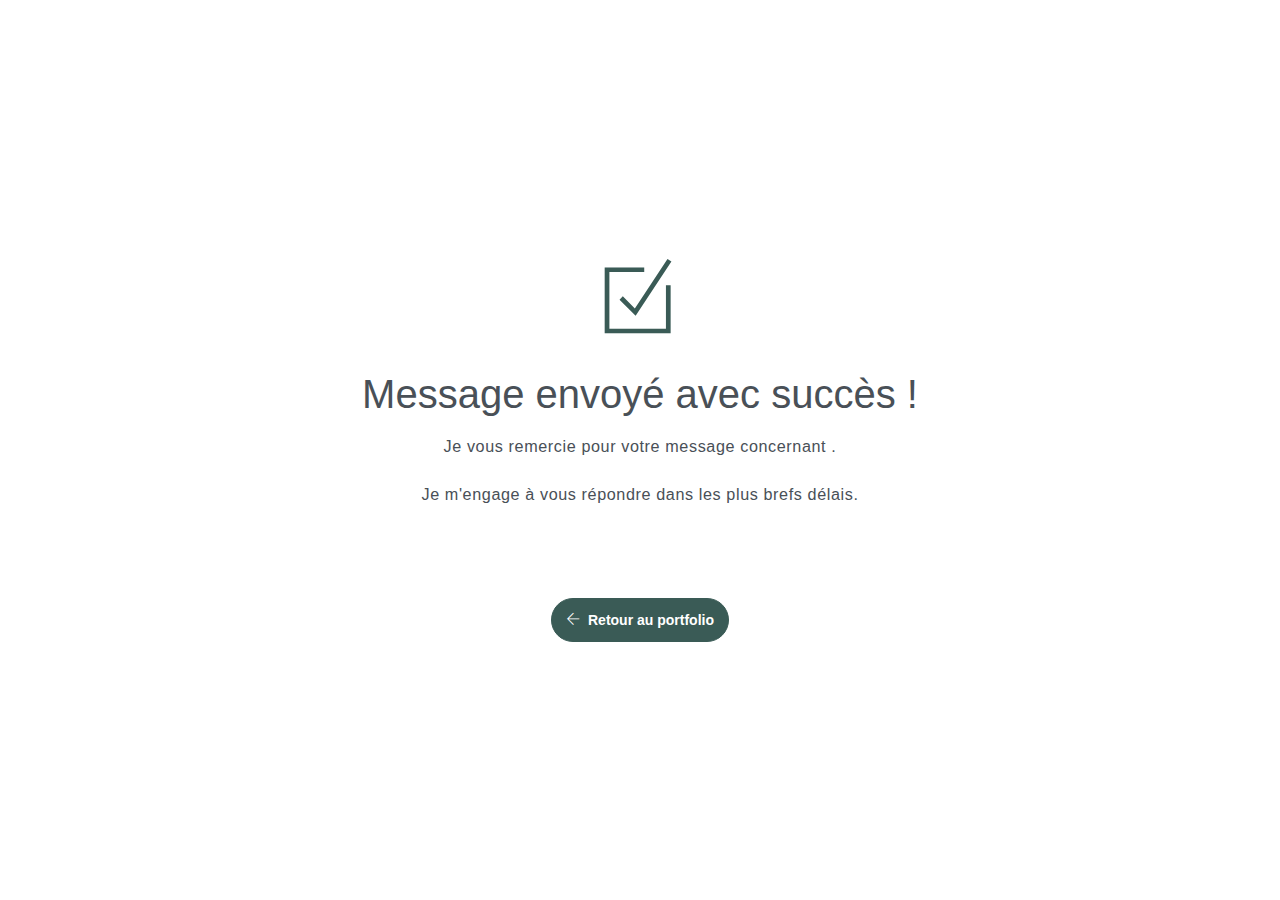
<file: merci.html>
<!DOCTYPE html>
<html lang="fr">
<head>
    <meta charset="UTF-8">
    <meta name="viewport" content="width=device-width, initial-scale=1.0">
    <title>Merci pour votre message</title>
    <!-- Utilisez le même style que votre site principal -->
    <link rel="stylesheet" href="assets/vendors/themify-icons/css/themify-icons.css">
    <link rel="stylesheet" href="assets/css/steller.css">
    <style>
        .thank-you-container {
            height: 100vh;
            display: flex;
            flex-direction: column;
            justify-content: center;
            align-items: center;
            text-align: center;
            padding: 20px;
        }
        .thank-you-icon {
            font-size: 5rem;
            color: #3a5b56; /* Couleur primary de votre thème */
            margin-bottom: 2rem;
        }
        .thank-you-message {
            max-width: 600px;
            margin-bottom: 3rem;
        }
        .back-button {
            margin-top: 2rem;
        }
    </style>
</head>
<body>
    <div class="thank-you-container">
        <i class="ti-check-box thank-you-icon"></i>
        <h1 class="mb-3">Message envoyé avec succès !</h1>
        
        <div class="thank-you-message">
            <p class="mb-4">Je vous remercie pour votre message concernant <span id="message-subject" style="font-weight:600;"></span>.</p>
            <p>Je m'engage à vous répondre dans les plus brefs délais.</p>
        </div>
        
        <a href="index.html#contact" class="btn btn-primary rounded back-button">
            <i class="ti-arrow-left mr-2"></i>Retour au portfolio
        </a>
    </div>

    <script>
        // Récupère le sujet du message depuis l'URL
        document.addEventListener('DOMContentLoaded', function() {
            const urlParams = new URLSearchParams(window.location.search);
            const subject = urlParams.get('sujet');
            if(subject) {
                document.getElementById('message-subject').textContent = subject;
            }
        });
    </script>
</body>
</html>
</file>
<file: assets/vendors/themify-icons/css/themify-icons.css>
@font-face {
	font-family: 'themify';
	src:url("../fonts/themify.eot?-fvbane");
	src:url("../fonts/themify.eot?#iefix-fvbane") format("embedded-opentype"),
		url("../fonts/themify.woff?-fvbane") format("woff"),
		url("../fonts/themify.ttf?-fvbane") format("truetype"),
		url("../fonts/themify.svg?-fvbane#themify") format("svg");
	font-weight: normal;
	font-style: normal;
}

[class^="ti-"], [class*=" ti-"] {
	font-family: 'themify';
	speak: none;
	font-style: normal;
	font-weight: normal;
	font-variant: normal;
	text-transform: none;
	line-height: 1;

	/* Better Font Rendering =========== */
	-webkit-font-smoothing: antialiased;
	-moz-osx-font-smoothing: grayscale;
}

.ti-wand:before {
	content: "\e600";
}
.ti-volume:before {
	content: "\e601";
}
.ti-user:before {
	content: "\e602";
}
.ti-unlock:before {
	content: "\e603";
}
.ti-unlink:before {
	content: "\e604";
}
.ti-trash:before {
	content: "\e605";
}
.ti-thought:before {
	content: "\e606";
}
.ti-target:before {
	content: "\e607";
}
.ti-tag:before {
	content: "\e608";
}
.ti-tablet:before {
	content: "\e609";
}
.ti-star:before {
	content: "\e60a";
}
.ti-spray:before {
	content: "\e60b";
}
.ti-signal:before {
	content: "\e60c";
}
.ti-shopping-cart:before {
	content: "\e60d";
}
.ti-shopping-cart-full:before {
	content: "\e60e";
}
.ti-settings:before {
	content: "\e60f";
}
.ti-search:before {
	content: "\e610";
}
.ti-zoom-in:before {
	content: "\e611";
}
.ti-zoom-out:before {
	content: "\e612";
}
.ti-cut:before {
	content: "\e613";
}
.ti-ruler:before {
	content: "\e614";
}
.ti-ruler-pencil:before {
	content: "\e615";
}
.ti-ruler-alt:before {
	content: "\e616";
}
.ti-bookmark:before {
	content: "\e617";
}
.ti-bookmark-alt:before {
	content: "\e618";
}
.ti-reload:before {
	content: "\e619";
}
.ti-plus:before {
	content: "\e61a";
}
.ti-pin:before {
	content: "\e61b";
}
.ti-pencil:before {
	content: "\e61c";
}
.ti-pencil-alt:before {
	content: "\e61d";
}
.ti-paint-roller:before {
	content: "\e61e";
}
.ti-paint-bucket:before {
	content: "\e61f";
}
.ti-na:before {
	content: "\e620";
}
.ti-mobile:before {
	content: "\e621";
}
.ti-minus:before {
	content: "\e622";
}
.ti-medall:before {
	content: "\e623";
}
.ti-medall-alt:before {
	content: "\e624";
}
.ti-marker:before {
	content: "\e625";
}
.ti-marker-alt:before {
	content: "\e626";
}
.ti-arrow-up:before {
	content: "\e627";
}
.ti-arrow-right:before {
	content: "\e628";
}
.ti-arrow-left:before {
	content: "\e629";
}
.ti-arrow-down:before {
	content: "\e62a";
}
.ti-lock:before {
	content: "\e62b";
}
.ti-location-arrow:before {
	content: "\e62c";
}
.ti-link:before {
	content: "\e62d";
}
.ti-layout:before {
	content: "\e62e";
}
.ti-layers:before {
	content: "\e62f";
}
.ti-layers-alt:before {
	content: "\e630";
}
.ti-key:before {
	content: "\e631";
}
.ti-import:before {
	content: "\e632";
}
.ti-image:before {
	content: "\e633";
}
.ti-heart:before {
	content: "\e634";
}
.ti-heart-broken:before {
	content: "\e635";
}
.ti-hand-stop:before {
	content: "\e636";
}
.ti-hand-open:before {
	content: "\e637";
}
.ti-hand-drag:before {
	content: "\e638";
}
.ti-folder:before {
	content: "\e639";
}
.ti-flag:before {
	content: "\e63a";
}
.ti-flag-alt:before {
	content: "\e63b";
}
.ti-flag-alt-2:before {
	content: "\e63c";
}
.ti-eye:before {
	content: "\e63d";
}
.ti-export:before {
	content: "\e63e";
}
.ti-exchange-vertical:before {
	content: "\e63f";
}
.ti-desktop:before {
	content: "\e640";
}
.ti-cup:before {
	content: "\e641";
}
.ti-crown:before {
	content: "\e642";
}
.ti-comments:before {
	content: "\e643";
}
.ti-comment:before {
	content: "\e644";
}
.ti-comment-alt:before {
	content: "\e645";
}
.ti-close:before {
	content: "\e646";
}
.ti-clip:before {
	content: "\e647";
}
.ti-angle-up:before {
	content: "\e648";
}
.ti-angle-right:before {
	content: "\e649";
}
.ti-angle-left:before {
	content: "\e64a";
}
.ti-angle-down:before {
	content: "\e64b";
}
.ti-check:before {
	content: "\e64c";
}
.ti-check-box:before {
	content: "\e64d";
}
.ti-camera:before {
	content: "\e64e";
}
.ti-announcement:before {
	content: "\e64f";
}
.ti-brush:before {
	content: "\e650";
}
.ti-briefcase:before {
	content: "\e651";
}
.ti-bolt:before {
	content: "\e652";
}
.ti-bolt-alt:before {
	content: "\e653";
}
.ti-blackboard:before {
	content: "\e654";
}
.ti-bag:before {
	content: "\e655";
}
.ti-move:before {
	content: "\e656";
}
.ti-arrows-vertical:before {
	content: "\e657";
}
.ti-arrows-horizontal:before {
	content: "\e658";
}
.ti-fullscreen:before {
	content: "\e659";
}
.ti-arrow-top-right:before {
	content: "\e65a";
}
.ti-arrow-top-left:before {
	content: "\e65b";
}
.ti-arrow-circle-up:before {
	content: "\e65c";
}
.ti-arrow-circle-right:before {
	content: "\e65d";
}
.ti-arrow-circle-left:before {
	content: "\e65e";
}
.ti-arrow-circle-down:before {
	content: "\e65f";
}
.ti-angle-double-up:before {
	content: "\e660";
}
.ti-angle-double-right:before {
	content: "\e661";
}
.ti-angle-double-left:before {
	content: "\e662";
}
.ti-angle-double-down:before {
	content: "\e663";
}
.ti-zip:before {
	content: "\e664";
}
.ti-world:before {
	content: "\e665";
}
.ti-wheelchair:before {
	content: "\e666";
}
.ti-view-list:before {
	content: "\e667";
}
.ti-view-list-alt:before {
	content: "\e668";
}
.ti-view-grid:before {
	content: "\e669";
}
.ti-uppercase:before {
	content: "\e66a";
}
.ti-upload:before {
	content: "\e66b";
}
.ti-underline:before {
	content: "\e66c";
}
.ti-truck:before {
	content: "\e66d";
}
.ti-timer:before {
	content: "\e66e";
}
.ti-ticket:before {
	content: "\e66f";
}
.ti-thumb-up:before {
	content: "\e670";
}
.ti-thumb-down:before {
	content: "\e671";
}
.ti-text:before {
	content: "\e672";
}
.ti-stats-up:before {
	content: "\e673";
}
.ti-stats-down:before {
	content: "\e674";
}
.ti-split-v:before {
	content: "\e675";
}
.ti-split-h:before {
	content: "\e676";
}
.ti-smallcap:before {
	content: "\e677";
}
.ti-shine:before {
	content: "\e678";
}
.ti-shift-right:before {
	content: "\e679";
}
.ti-shift-left:before {
	content: "\e67a";
}
.ti-shield:before {
	content: "\e67b";
}
.ti-notepad:before {
	content: "\e67c";
}
.ti-server:before {
	content: "\e67d";
}
.ti-quote-right:before {
	content: "\e67e";
}
.ti-quote-left:before {
	content: "\e67f";
}
.ti-pulse:before {
	content: "\e680";
}
.ti-printer:before {
	content: "\e681";
}
.ti-power-off:before {
	content: "\e682";
}
.ti-plug:before {
	content: "\e683";
}
.ti-pie-chart:before {
	content: "\e684";
}
.ti-paragraph:before {
	content: "\e685";
}
.ti-panel:before {
	content: "\e686";
}
.ti-package:before {
	content: "\e687";
}
.ti-music:before {
	content: "\e688";
}
.ti-music-alt:before {
	content: "\e689";
}
.ti-mouse:before {
	content: "\e68a";
}
.ti-mouse-alt:before {
	content: "\e68b";
}
.ti-money:before {
	content: "\e68c";
}
.ti-microphone:before {
	content: "\e68d";
}
.ti-menu:before {
	content: "\e68e";
}
.ti-menu-alt:before {
	content: "\e68f";
}
.ti-map:before {
	content: "\e690";
}
.ti-map-alt:before {
	content: "\e691";
}
.ti-loop:before {
	content: "\e692";
}
.ti-location-pin:before {
	content: "\e693";
}
.ti-list:before {
	content: "\e694";
}
.ti-light-bulb:before {
	content: "\e695";
}
.ti-Italic:before {
	content: "\e696";
}
.ti-info:before {
	content: "\e697";
}
.ti-infinite:before {
	content: "\e698";
}
.ti-id-badge:before {
	content: "\e699";
}
.ti-hummer:before {
	content: "\e69a";
}
.ti-home:before {
	content: "\e69b";
}
.ti-help:before {
	content: "\e69c";
}
.ti-headphone:before {
	content: "\e69d";
}
.ti-harddrives:before {
	content: "\e69e";
}
.ti-harddrive:before {
	content: "\e69f";
}
.ti-gift:before {
	content: "\e6a0";
}
.ti-game:before {
	content: "\e6a1";
}
.ti-filter:before {
	content: "\e6a2";
}
.ti-files:before {
	content: "\e6a3";
}
.ti-file:before {
	content: "\e6a4";
}
.ti-eraser:before {
	content: "\e6a5";
}
.ti-envelope:before {
	content: "\e6a6";
}
.ti-download:before {
	content: "\e6a7";
}
.ti-direction:before {
	content: "\e6a8";
}
.ti-direction-alt:before {
	content: "\e6a9";
}
.ti-dashboard:before {
	content: "\e6aa";
}
.ti-control-stop:before {
	content: "\e6ab";
}
.ti-control-shuffle:before {
	content: "\e6ac";
}
.ti-control-play:before {
	content: "\e6ad";
}
.ti-control-pause:before {
	content: "\e6ae";
}
.ti-control-forward:before {
	content: "\e6af";
}
.ti-control-backward:before {
	content: "\e6b0";
}
.ti-cloud:before {
	content: "\e6b1";
}
.ti-cloud-up:before {
	content: "\e6b2";
}
.ti-cloud-down:before {
	content: "\e6b3";
}
.ti-clipboard:before {
	content: "\e6b4";
}
.ti-car:before {
	content: "\e6b5";
}
.ti-calendar:before {
	content: "\e6b6";
}
.ti-book:before {
	content: "\e6b7";
}
.ti-bell:before {
	content: "\e6b8";
}
.ti-basketball:before {
	content: "\e6b9";
}
.ti-bar-chart:before {
	content: "\e6ba";
}
.ti-bar-chart-alt:before {
	content: "\e6bb";
}
.ti-back-right:before {
	content: "\e6bc";
}
.ti-back-left:before {
	content: "\e6bd";
}
.ti-arrows-corner:before {
	content: "\e6be";
}
.ti-archive:before {
	content: "\e6bf";
}
.ti-anchor:before {
	content: "\e6c0";
}
.ti-align-right:before {
	content: "\e6c1";
}
.ti-align-left:before {
	content: "\e6c2";
}
.ti-align-justify:before {
	content: "\e6c3";
}
.ti-align-center:before {
	content: "\e6c4";
}
.ti-alert:before {
	content: "\e6c5";
}
.ti-alarm-clock:before {
	content: "\e6c6";
}
.ti-agenda:before {
	content: "\e6c7";
}
.ti-write:before {
	content: "\e6c8";
}
.ti-window:before {
	content: "\e6c9";
}
.ti-widgetized:before {
	content: "\e6ca";
}
.ti-widget:before {
	content: "\e6cb";
}
.ti-widget-alt:before {
	content: "\e6cc";
}
.ti-wallet:before {
	content: "\e6cd";
}
.ti-video-clapper:before {
	content: "\e6ce";
}
.ti-video-camera:before {
	content: "\e6cf";
}
.ti-vector:before {
	content: "\e6d0";
}
.ti-themify-logo:before {
	content: "\e6d1";
}
.ti-themify-favicon:before {
	content: "\e6d2";
}
.ti-themify-favicon-alt:before {
	content: "\e6d3";
}
.ti-support:before {
	content: "\e6d4";
}
.ti-stamp:before {
	content: "\e6d5";
}
.ti-split-v-alt:before {
	content: "\e6d6";
}
.ti-slice:before {
	content: "\e6d7";
}
.ti-shortcode:before {
	content: "\e6d8";
}
.ti-shift-right-alt:before {
	content: "\e6d9";
}
.ti-shift-left-alt:before {
	content: "\e6da";
}
.ti-ruler-alt-2:before {
	content: "\e6db";
}
.ti-receipt:before {
	content: "\e6dc";
}
.ti-pin2:before {
	content: "\e6dd";
}
.ti-pin-alt:before {
	content: "\e6de";
}
.ti-pencil-alt2:before {
	content: "\e6df";
}
.ti-palette:before {
	content: "\e6e0";
}
.ti-more:before {
	content: "\e6e1";
}
.ti-more-alt:before {
	content: "\e6e2";
}
.ti-microphone-alt:before {
	content: "\e6e3";
}
.ti-magnet:before {
	content: "\e6e4";
}
.ti-line-double:before {
	content: "\e6e5";
}
.ti-line-dotted:before {
	content: "\e6e6";
}
.ti-line-dashed:before {
	content: "\e6e7";
}
.ti-layout-width-full:before {
	content: "\e6e8";
}
.ti-layout-width-default:before {
	content: "\e6e9";
}
.ti-layout-width-default-alt:before {
	content: "\e6ea";
}
.ti-layout-tab:before {
	content: "\e6eb";
}
.ti-layout-tab-window:before {
	content: "\e6ec";
}
.ti-layout-tab-v:before {
	content: "\e6ed";
}
.ti-layout-tab-min:before {
	content: "\e6ee";
}
.ti-layout-slider:before {
	content: "\e6ef";
}
.ti-layout-slider-alt:before {
	content: "\e6f0";
}
.ti-layout-sidebar-right:before {
	content: "\e6f1";
}
.ti-layout-sidebar-none:before {
	content: "\e6f2";
}
.ti-layout-sidebar-left:before {
	content: "\e6f3";
}
.ti-layout-placeholder:before {
	content: "\e6f4";
}
.ti-layout-menu:before {
	content: "\e6f5";
}
.ti-layout-menu-v:before {
	content: "\e6f6";
}
.ti-layout-menu-separated:before {
	content: "\e6f7";
}
.ti-layout-menu-full:before {
	content: "\e6f8";
}
.ti-layout-media-right-alt:before {
	content: "\e6f9";
}
.ti-layout-media-right:before {
	content: "\e6fa";
}
.ti-layout-media-overlay:before {
	content: "\e6fb";
}
.ti-layout-media-overlay-alt:before {
	content: "\e6fc";
}
.ti-layout-media-overlay-alt-2:before {
	content: "\e6fd";
}
.ti-layout-media-left-alt:before {
	content: "\e6fe";
}
.ti-layout-media-left:before {
	content: "\e6ff";
}
.ti-layout-media-center-alt:before {
	content: "\e700";
}
.ti-layout-media-center:before {
	content: "\e701";
}
.ti-layout-list-thumb:before {
	content: "\e702";
}
.ti-layout-list-thumb-alt:before {
	content: "\e703";
}
.ti-layout-list-post:before {
	content: "\e704";
}
.ti-layout-list-large-image:before {
	content: "\e705";
}
.ti-layout-line-solid:before {
	content: "\e706";
}
.ti-layout-grid4:before {
	content: "\e707";
}
.ti-layout-grid3:before {
	content: "\e708";
}
.ti-layout-grid2:before {
	content: "\e709";
}
.ti-layout-grid2-thumb:before {
	content: "\e70a";
}
.ti-layout-cta-right:before {
	content: "\e70b";
}
.ti-layout-cta-left:before {
	content: "\e70c";
}
.ti-layout-cta-center:before {
	content: "\e70d";
}
.ti-layout-cta-btn-right:before {
	content: "\e70e";
}
.ti-layout-cta-btn-left:before {
	content: "\e70f";
}
.ti-layout-column4:before {
	content: "\e710";
}
.ti-layout-column3:before {
	content: "\e711";
}
.ti-layout-column2:before {
	content: "\e712";
}
.ti-layout-accordion-separated:before {
	content: "\e713";
}
.ti-layout-accordion-merged:before {
	content: "\e714";
}
.ti-layout-accordion-list:before {
	content: "\e715";
}
.ti-ink-pen:before {
	content: "\e716";
}
.ti-info-alt:before {
	content: "\e717";
}
.ti-help-alt:before {
	content: "\e718";
}
.ti-headphone-alt:before {
	content: "\e719";
}
.ti-hand-point-up:before {
	content: "\e71a";
}
.ti-hand-point-right:before {
	content: "\e71b";
}
.ti-hand-point-left:before {
	content: "\e71c";
}
.ti-hand-point-down:before {
	content: "\e71d";
}
.ti-gallery:before {
	content: "\e71e";
}
.ti-face-smile:before {
	content: "\e71f";
}
.ti-face-sad:before {
	content: "\e720";
}
.ti-credit-card:before {
	content: "\e721";
}
.ti-control-skip-forward:before {
	content: "\e722";
}
.ti-control-skip-backward:before {
	content: "\e723";
}
.ti-control-record:before {
	content: "\e724";
}
.ti-control-eject:before {
	content: "\e725";
}
.ti-comments-smiley:before {
	content: "\e726";
}
.ti-brush-alt:before {
	content: "\e727";
}
.ti-youtube:before {
	content: "\e728";
}
.ti-vimeo:before {
	content: "\e729";
}
.ti-twitter:before {
	content: "\e72a";
}
.ti-time:before {
	content: "\e72b";
}
.ti-tumblr:before {
	content: "\e72c";
}
.ti-skype:before {
	content: "\e72d";
}
.ti-share:before {
	content: "\e72e";
}
.ti-share-alt:before {
	content: "\e72f";
}
.ti-rocket:before {
	content: "\e730";
}
.ti-pinterest:before {
	content: "\e731";
}
.ti-new-window:before {
	content: "\e732";
}
.ti-microsoft:before {
	content: "\e733";
}
.ti-list-ol:before {
	content: "\e734";
}
.ti-linkedin:before {
	content: "\e735";
}
.ti-layout-sidebar-2:before {
	content: "\e736";
}
.ti-layout-grid4-alt:before {
	content: "\e737";
}
.ti-layout-grid3-alt:before {
	content: "\e738";
}
.ti-layout-grid2-alt:before {
	content: "\e739";
}
.ti-layout-column4-alt:before {
	content: "\e73a";
}
.ti-layout-column3-alt:before {
	content: "\e73b";
}
.ti-layout-column2-alt:before {
	content: "\e73c";
}
.ti-instagram:before {
	content: "\e73d";
}
.ti-google:before {
	content: "\e73e";
}
.ti-github:before {
	content: "\e73f";
}
.ti-flickr:before {
	content: "\e740";
}
.ti-facebook:before {
	content: "\e741";
}
.ti-dropbox:before {
	content: "\e742";
}
.ti-dribbble:before {
	content: "\e743";
}
.ti-apple:before {
	content: "\e744";
}
.ti-android:before {
	content: "\e745";
}
.ti-save:before {
	content: "\e746";
}
.ti-save-alt:before {
	content: "\e747";
}
.ti-yahoo:before {
	content: "\e748";
}
.ti-wordpress:before {
	content: "\e749";
}
.ti-vimeo-alt:before {
	content: "\e74a";
}
.ti-twitter-alt:before {
	content: "\e74b";
}
.ti-tumblr-alt:before {
	content: "\e74c";
}
.ti-trello:before {
	content: "\e74d";
}
.ti-stack-overflow:before {
	content: "\e74e";
}
.ti-soundcloud:before {
	content: "\e74f";
}
.ti-sharethis:before {
	content: "\e750";
}
.ti-sharethis-alt:before {
	content: "\e751";
}
.ti-reddit:before {
	content: "\e752";
}
.ti-pinterest-alt:before {
	content: "\e753";
}
.ti-microsoft-alt:before {
	content: "\e754";
}
.ti-linux:before {
	content: "\e755";
}
.ti-jsfiddle:before {
	content: "\e756";
}
.ti-joomla:before {
	content: "\e757";
}
.ti-html5:before {
	content: "\e758";
}
.ti-flickr-alt:before {
	content: "\e759";
}
.ti-email:before {
	content: "\e75a";
}
.ti-drupal:before {
	content: "\e75b";
}
.ti-dropbox-alt:before {
	content: "\e75c";
}
.ti-css3:before {
	content: "\e75d";
}
.ti-rss:before {
	content: "\e75e";
}
.ti-rss-alt:before {
	content: "\e75f";
}
</file>
